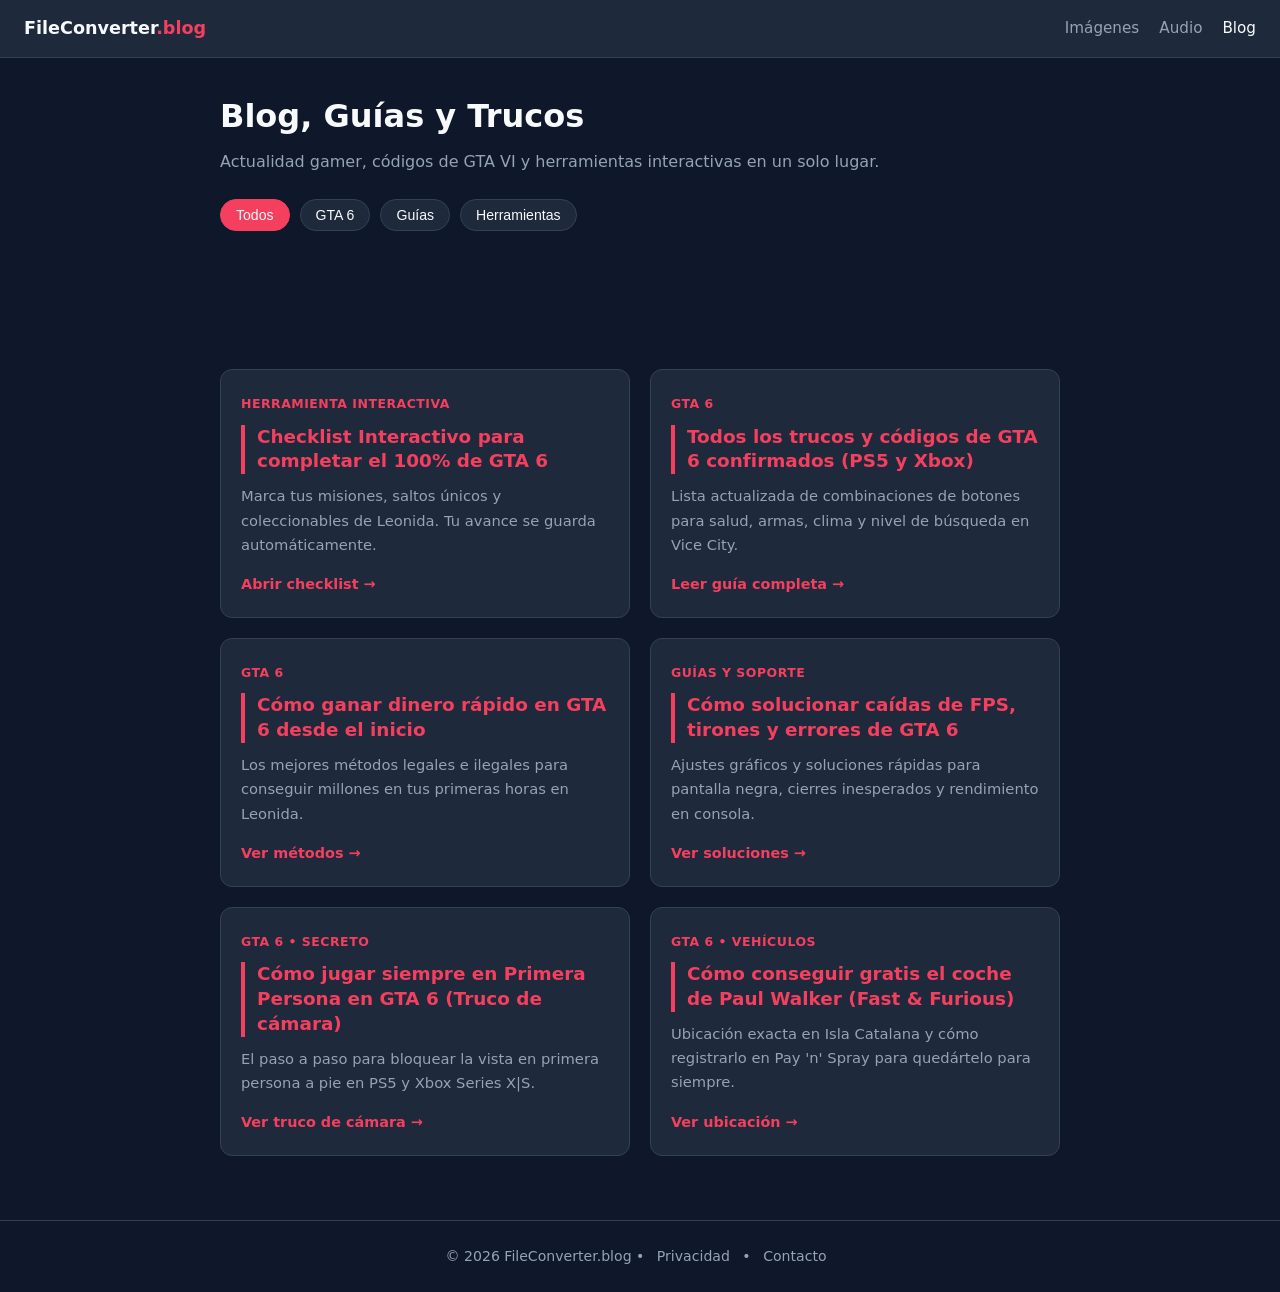
<file: blog/index.html>
<!DOCTYPE html>
<html lang="es">
<head>
  <meta charset="UTF-8">
  <meta name="viewport" content="width=device-width, initial-scale=1.0">
  <title>Blog, Trucos y Herramientas GTA 6 | FileConverter.blog</title>
  <meta name="description" content="Guías, trucos verificados de GTA 6, métodos para ganar dinero rápido, soluciones de rendimiento y checklist interactivo en FileConverter.blog.">
  <link rel="stylesheet" href="/blog/styles/blog.css">
</head>
<body>
  <header class="navbar">
    <a href="/" class="brand">FileConverter<span>.blog</span></a>
    <nav class="nav-links">
      <a href="/">Imágenes</a>
      <a href="/audio.html">Audio</a>
      <a href="/blog/" class="active">Blog</a>
    </nav>
  </header>

  <main class="container">
    <div class="blog-header">
      <h1>Blog, Guías y Trucos</h1>
      <p>Actualidad gamer, códigos de GTA VI y herramientas interactivas en un solo lugar.</p>
    </div>

    <div class="filters">
      <button class="filter-btn active" data-category="all">Todos</button>
      <button class="filter-btn" data-category="gta6">GTA 6</button>
      <button class="filter-btn" data-category="guias">Guías</button>
      <button class="filter-btn" data-category="herramientas">Herramientas</button>
    </div>

    <div class="ad-slot" data-slot="top"></div>

    <section class="posts-grid">
      <article class="post-card" data-category="herramientas">
        <div>
          <span class="post-tag">Herramienta Interactiva</span>
          <h2>Checklist Interactivo para completar el 100% de GTA 6</h2>
          <p>Marca tus misiones, saltos únicos y coleccionables de Leonida. Tu avance se guarda automáticamente.</p>
        </div>
        <a href="/blog/checklist-100-gta-6.html" class="read-more">Abrir checklist →</a>
      </article>

      <article class="post-card" data-category="gta6">
        <div>
          <span class="post-tag">GTA 6</span>
          <h2>Todos los trucos y códigos de GTA 6 confirmados (PS5 y Xbox)</h2>
          <p>Lista actualizada de combinaciones de botones para salud, armas, clima y nivel de búsqueda en Vice City.</p>
        </div>
        <a href="/blog/trucos-gta-6.html" class="read-more">Leer guía completa →</a>
      </article>

      <article class="post-card" data-category="gta6">
        <div>
          <span class="post-tag">GTA 6</span>
          <h2>Cómo ganar dinero rápido en GTA 6 desde el inicio</h2>
          <p>Los mejores métodos legales e ilegales para conseguir millones en tus primeras horas en Leonida.</p>
        </div>
        <a href="/blog/ganar-dinero-rapido-gta-6.html" class="read-more">Ver métodos →</a>
      </article>

      <article class="post-card" data-category="guias">
        <div>
          <span class="post-tag">Guías y Soporte</span>
          <h2>Cómo solucionar caídas de FPS, tirones y errores de GTA 6</h2>
          <p>Ajustes gráficos y soluciones rápidas para pantalla negra, cierres inesperados y rendimiento en consola.</p>
        </div>
        <a href="/blog/solucion-bugs-rendimiento-gta-6.html" class="read-more">Ver soluciones →</a>
      </article>

      <article class="post-card" data-category="gta6">
        <div>
          <span class="post-tag">GTA 6 • Secreto</span>
          <h2>Cómo jugar siempre en Primera Persona en GTA 6 (Truco de cámara)</h2>
          <p>El paso a paso para bloquear la vista en primera persona a pie en PS5 y Xbox Series X|S.</p>
        </div>
        <a href="/blog/primera-persona-gta-6.html" class="read-more">Ver truco de cámara →</a>
      </article>

      <article class="post-card" data-category="gta6">
        <div>
          <span class="post-tag">GTA 6 • Vehículos</span>
          <h2>Cómo conseguir gratis el coche de Paul Walker (Fast &amp; Furious)</h2>
          <p>Ubicación exacta en Isla Catalana y cómo registrarlo en Pay 'n' Spray para quedártelo para siempre.</p>
        </div>
        <a href="/blog/coche-paul-walker-gta-6.html" class="read-more">Ver ubicación →</a>
      </article>
    </section>
  </main>

  <footer>
    <p>© 2026 FileConverter.blog • <a href="/privacidad.html">Privacidad</a> • <a href="/contacto.html">Contacto</a></p>
  </footer>

  <script src="/blog/js/blog.js"></script>
</body>
</html>
</file>
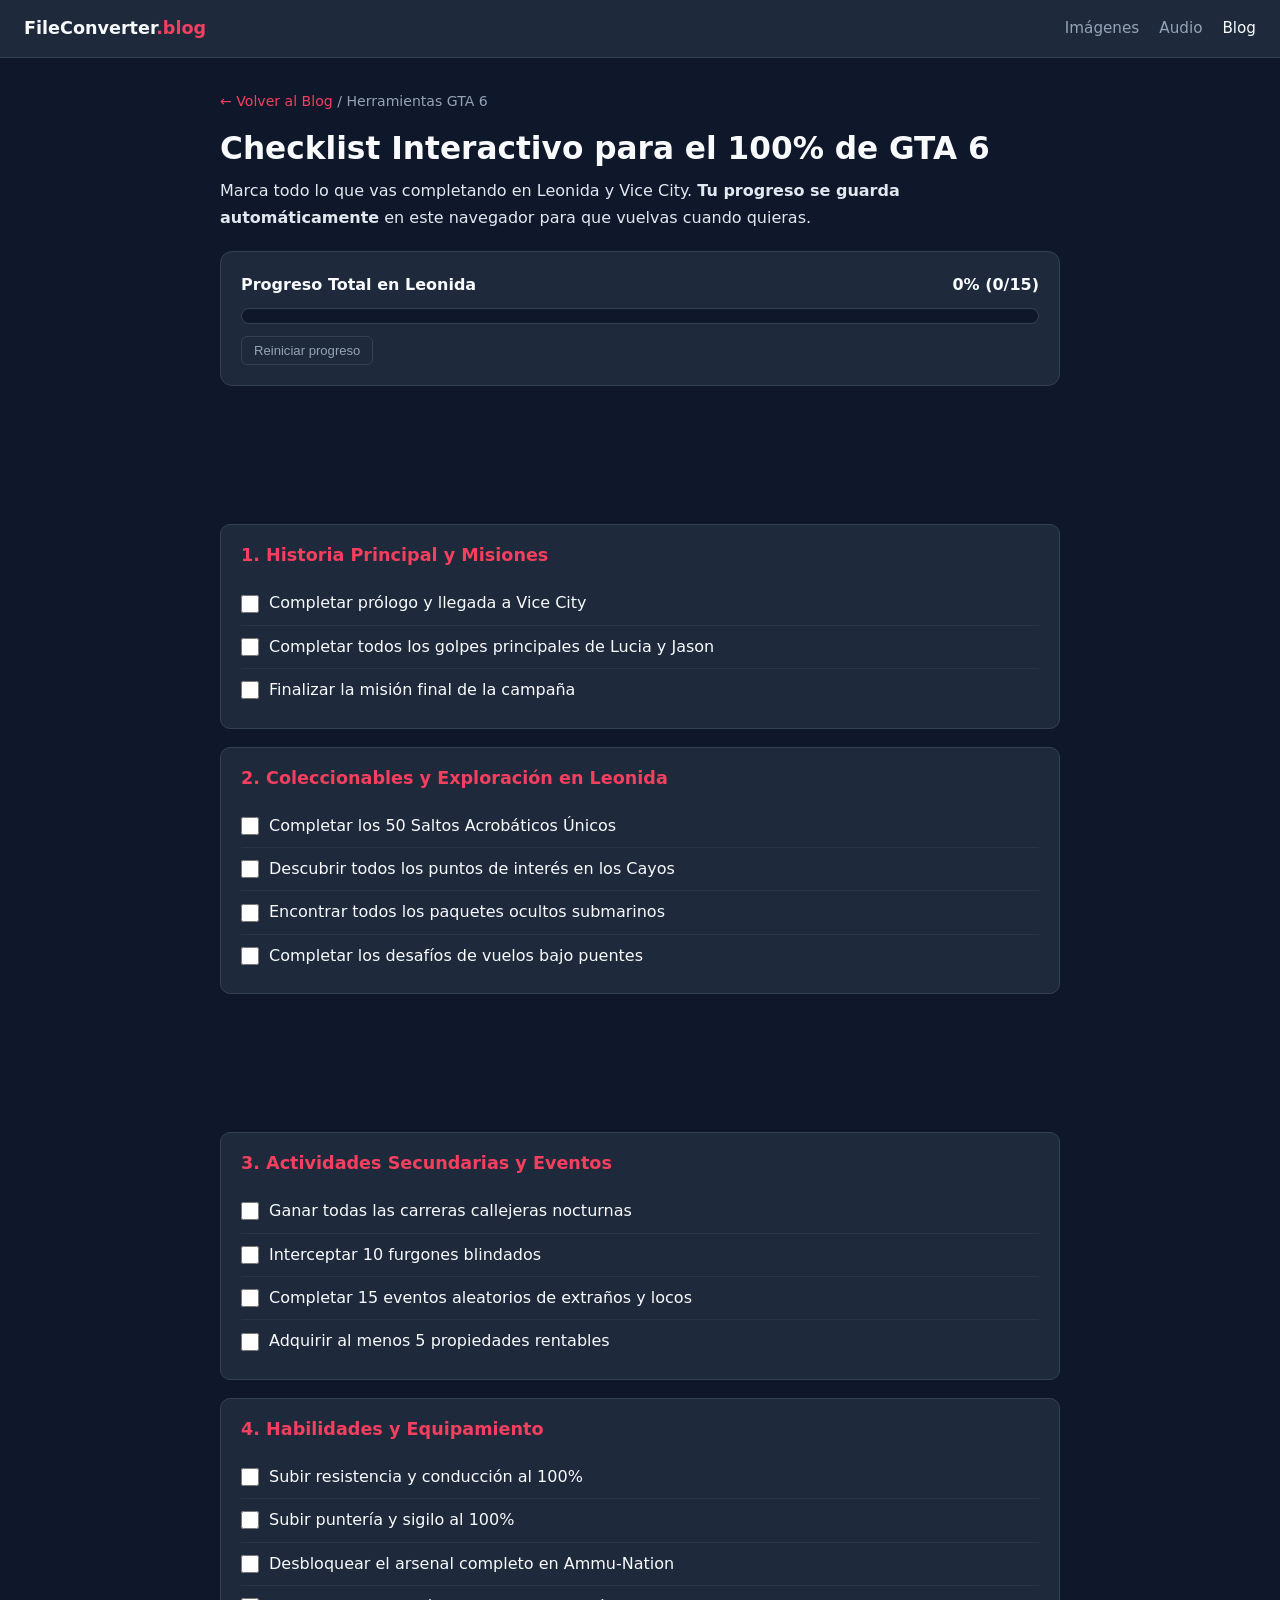
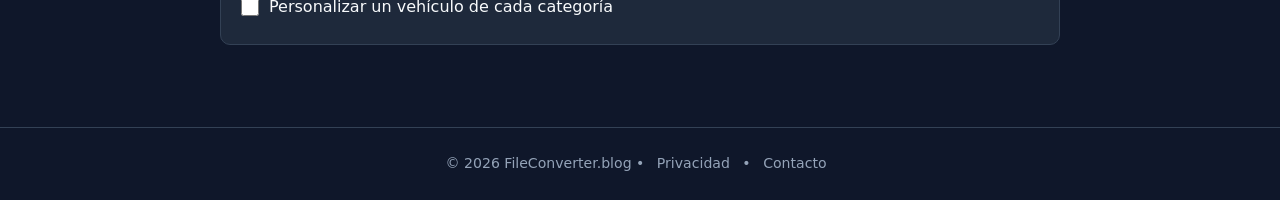
<file: blog/checklist-100-gta-6.html>
<!DOCTYPE html>
<html lang="es">
<head>
  <meta charset="UTF-8">
  <meta name="viewport" content="width=device-width, initial-scale=1.0">
  <title>Checklist Interactivo Progreso 100% GTA 6 (Guarda tu avance) | FileConverter.blog</title>
  <meta name="description" content="Rastreador gratuito e interactivo para completar el 100% de Grand Theft Auto VI: misiones principales, coleccionables de Leonida, saltos únicos y eventos.">
  <link rel="stylesheet" href="/blog/styles/blog.css">
  <style>
    .progress-box {
      background: var(--surface);
      border: 1px solid var(--border);
      border-radius: 12px;
      padding: 20px;
      margin: 20px 0;
    }
    .progress-header {
      display: flex;
      justify-content: space-between;
      align-items: center;
      margin-bottom: 10px;
      font-weight: 700;
    }
    .progress-bar-bg {
      width: 100%;
      height: 16px;
      background: #0f172a;
      border-radius: 999px;
      overflow: hidden;
      border: 1px solid var(--border);
    }
    .progress-bar-fill {
      height: 100%;
      width: 0%;
      background: linear-gradient(90deg, #f43f5e, #fb7185);
      transition: width 0.25s ease;
    }
    .check-group {
      background: var(--surface);
      border: 1px solid var(--border);
      border-radius: 10px;
      padding: 16px 20px;
      margin-bottom: 18px;
    }
    .check-group h3 {
      color: var(--accent);
      margin-bottom: 12px;
      font-size: 1.1rem;
    }
    .check-item {
      display: flex;
      align-items: center;
      gap: 10px;
      padding: 8px 0;
      border-bottom: 1px solid rgba(51, 65, 85, 0.5);
      cursor: pointer;
    }
    .check-item:last-child { border-bottom: none; }
    .check-item input[type="checkbox"] {
      width: 18px;
      height: 18px;
      accent-color: var(--accent);
      cursor: pointer;
    }
    .check-item.done span {
      text-decoration: line-through;
      color: var(--muted);
    }
    .reset-btn {
      background: transparent;
      border: 1px solid var(--border);
      color: var(--muted);
      padding: 6px 12px;
      border-radius: 6px;
      cursor: pointer;
      font-size: 0.82rem;
      margin-top: 12px;
    }
    .reset-btn:hover { border-color: var(--accent); color: var(--text); }
  </style>
</head>
<body>
  <header class="navbar">
    <a href="/" class="brand">FileConverter<span>.blog</span></a>
    <nav class="nav-links">
      <a href="/">Imágenes</a>
      <a href="/audio.html">Audio</a>
      <a href="/blog/" class="active">Blog</a>
    </nav>
  </header>

  <main class="container">
    <div class="breadcrumb">
      <a href="/blog/">← Volver al Blog</a> / Herramientas GTA 6
    </div>

    <article>
      <h1>Checklist Interactivo para el 100% de GTA 6</h1>
      <p>Marca todo lo que vas completando en Leonida y Vice City. <strong>Tu progreso se guarda automáticamente</strong> en este navegador para que vuelvas cuando quieras.</p>

      <div class="progress-box">
        <div class="progress-header">
          <span>Progreso Total en Leonida</span>
          <span id="progress-text">0% (0/15)</span>
        </div>
        <div class="progress-bar-bg">
          <div class="progress-bar-fill" id="progress-fill"></div>
        </div>
        <button class="reset-btn" id="reset-progress">Reiniciar progreso</button>
      </div>

      <div class="ad-slot" data-slot="top"></div>

      <div class="check-group">
        <h3>1. Historia Principal y Misiones</h3>
        <label class="check-item"><input type="checkbox" data-id="m1"><span>Completar prólogo y llegada a Vice City</span></label>
        <label class="check-item"><input type="checkbox" data-id="m2"><span>Completar todos los golpes principales de Lucia y Jason</span></label>
        <label class="check-item"><input type="checkbox" data-id="m3"><span>Finalizar la misión final de la campaña</span></label>
      </div>

      <div class="check-group">
        <h3>2. Coleccionables y Exploración en Leonida</h3>
        <label class="check-item"><input type="checkbox" data-id="c1"><span>Completar los 50 Saltos Acrobáticos Únicos</span></label>
        <label class="check-item"><input type="checkbox" data-id="c2"><span>Descubrir todos los puntos de interés en los Cayos</span></label>
        <label class="check-item"><input type="checkbox" data-id="c3"><span>Encontrar todos los paquetes ocultos submarinos</span></label>
        <label class="check-item"><input type="checkbox" data-id="c4"><span>Completar los desafíos de vuelos bajo puentes</span></label>
      </div>

      <div class="ad-slot" data-slot="middle"></div>

      <div class="check-group">
        <h3>3. Actividades Secundarias y Eventos</h3>
        <label class="check-item"><input type="checkbox" data-id="a1"><span>Ganar todas las carreras callejeras nocturnas</span></label>
        <label class="check-item"><input type="checkbox" data-id="a2"><span>Interceptar 10 furgones blindados</span></label>
        <label class="check-item"><input type="checkbox" data-id="a3"><span>Completar 15 eventos aleatorios de extraños y locos</span></label>
        <label class="check-item"><input type="checkbox" data-id="a4"><span>Adquirir al menos 5 propiedades rentables</span></label>
      </div>

      <div class="check-group">
        <h3>4. Habilidades y Equipamiento</h3>
        <label class="check-item"><input type="checkbox" data-id="h1"><span>Subir resistencia y conducción al 100%</span></label>
        <label class="check-item"><input type="checkbox" data-id="h2"><span>Subir puntería y sigilo al 100%</span></label>
        <label class="check-item"><input type="checkbox" data-id="h3"><span>Desbloquear el arsenal completo en Ammu-Nation</span></label>
        <label class="check-item"><input type="checkbox" data-id="h4"><span>Personalizar un vehículo de cada categoría</span></label>
      </div>
    </article>
  </main>

  <footer>
    <p>© 2026 FileConverter.blog • <a href="/privacidad.html">Privacidad</a> • <a href="/contacto.html">Contacto</a></p>
  </footer>

  <script src="/blog/js/blog.js"></script>
  <script>
    document.addEventListener("DOMContentLoaded", () => {
      const checkboxes = document.querySelectorAll('.check-item input[type="checkbox"]');
      const progressText = document.getElementById("progress-text");
      const progressFill = document.getElementById("progress-fill");
      const resetBtn = document.getElementById("reset-progress");
      const STORAGE_KEY = "gta6_checklist_v1";

      let saved = JSON.parse(localStorage.getItem(STORAGE_KEY) || "{}");

      function updateUI() {
        let checkedCount = 0;
        checkboxes.forEach(cb => {
          const isChecked = !!saved[cb.dataset.id];
          cb.checked = isChecked;
          cb.closest(".check-item").classList.toggle("done", isChecked);
          if (isChecked) checkedCount++;
        });
        const pct = Math.round((checkedCount / checkboxes.length) * 100);
        progressText.textContent = `${pct}% (${checkedCount}/${checkboxes.length})`;
        progressFill.style.width = `${pct}%`;
      }

      checkboxes.forEach(cb => {
        cb.addEventListener("change", () => {
          saved[cb.dataset.id] = cb.checked;
          localStorage.setItem(STORAGE_KEY, JSON.stringify(saved));
          updateUI();
        });
      });

      resetBtn.addEventListener("click", () => {
        saved = {};
        localStorage.removeItem(STORAGE_KEY);
        updateUI();
      });

      updateUI();
    });
  </script>
</body>
</html>
</file>
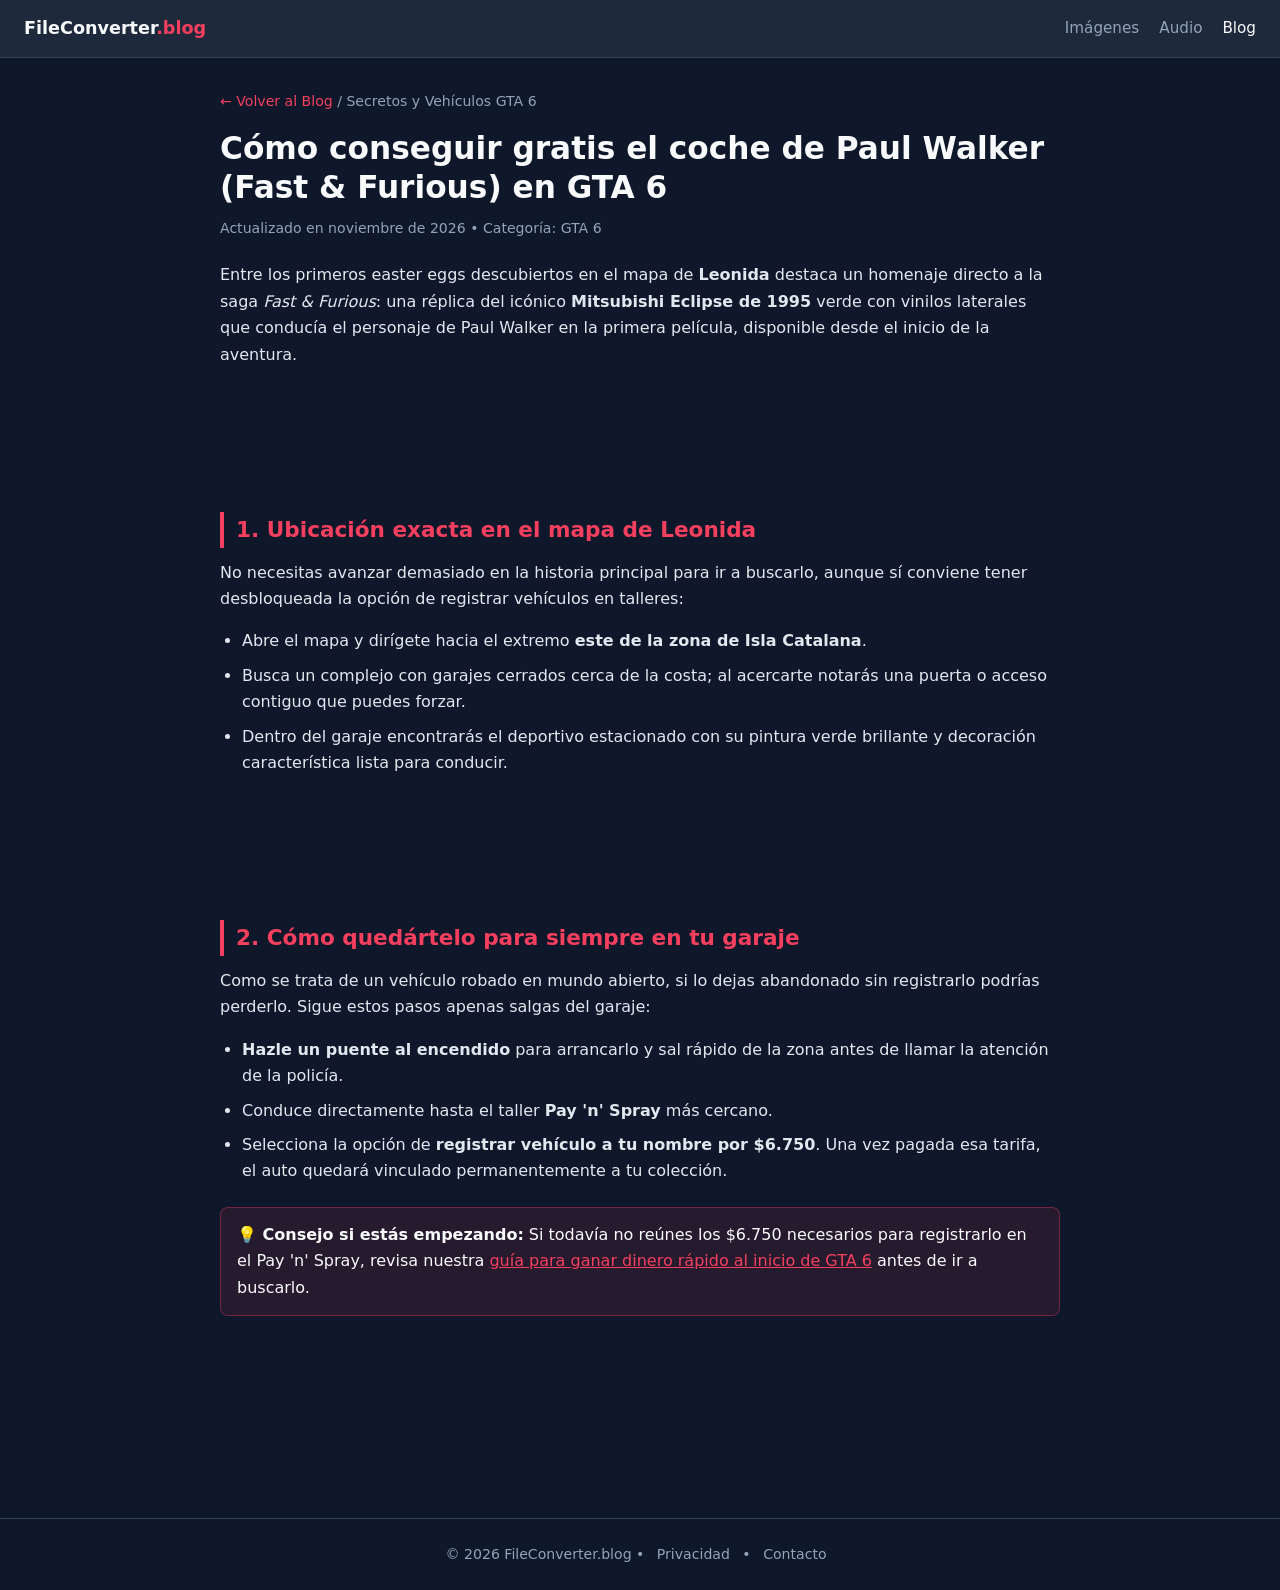
<file: blog/coche-paul-walker-gta-6.html>
<!DOCTYPE html>
<html lang="es">
<head>
  <meta charset="UTF-8">
  <meta name="viewport" content="width=device-width, initial-scale=1.0">
  <title>Dónde encontrar el coche de Paul Walker en GTA 6 (Mitsubishi Eclipse gratis) | FileConverter.blog</title>
  <meta name="description" content="Ubicación exacta y guía paso a paso para conseguir gratis la réplica del Mitsubishi Eclipse de Paul Walker en Fast & Furious dentro de Grand Theft Auto VI.">
  <link rel="stylesheet" href="/blog/styles/blog.css">
</head>
<body>
  <header class="navbar">
    <a href="/" class="brand">FileConverter<span>.blog</span></a>
    <nav class="nav-links">
      <a href="/">Imágenes</a>
      <a href="/audio.html">Audio</a>
      <a href="/blog/" class="active">Blog</a>
    </nav>
  </header>

  <main class="container">
    <div class="breadcrumb">
      <a href="/blog/">← Volver al Blog</a> / Secretos y Vehículos GTA 6
    </div>

    <article>
      <h1>Cómo conseguir gratis el coche de Paul Walker (Fast &amp; Furious) en GTA 6</h1>
      <div class="meta">Actualizado en noviembre de 2026 • Categoría: GTA 6</div>

      <p>Entre los primeros easter eggs descubiertos en el mapa de <strong>Leonida</strong> destaca un homenaje directo a la saga <em>Fast &amp; Furious</em>: una réplica del icónico <strong>Mitsubishi Eclipse de 1995</strong> verde con vinilos laterales que conducía el personaje de Paul Walker en la primera película, disponible desde el inicio de la aventura.</p>

      <div class="ad-slot" data-slot="top"></div>

      <h2>1. Ubicación exacta en el mapa de Leonida</h2>
      <p>No necesitas avanzar demasiado en la historia principal para ir a buscarlo, aunque sí conviene tener desbloqueada la opción de registrar vehículos en talleres:</p>
      <ul>
        <li>Abre el mapa y dirígete hacia el extremo <strong>este de la zona de Isla Catalana</strong>.</li>
        <li>Busca un complejo con garajes cerrados cerca de la costa; al acercarte notarás una puerta o acceso contiguo que puedes forzar.</li>
        <li>Dentro del garaje encontrarás el deportivo estacionado con su pintura verde brillante y decoración característica lista para conducir.</li>
      </ul>

      <div class="ad-slot" data-slot="middle"></div>

      <h2>2. Cómo quedártelo para siempre en tu garaje</h2>
      <p>Como se trata de un vehículo robado en mundo abierto, si lo dejas abandonado sin registrarlo podrías perderlo. Sigue estos pasos apenas salgas del garaje:</p>
      <ul>
        <li><strong>Hazle un puente al encendido</strong> para arrancarlo y sal rápido de la zona antes de llamar la atención de la policía.</li>
        <li>Conduce directamente hasta el taller <strong>Pay 'n' Spray</strong> más cercano.</li>
        <li>Selecciona la opción de <strong>registrar vehículo a tu nombre por $6.750</strong>. Una vez pagada esa tarifa, el auto quedará vinculado permanentemente a tu colección.</li>
      </ul>

      <div class="tip-box">
        <strong>💡 Consejo si estás empezando:</strong> Si todavía no reúnes los $6.750 necesarios para registrarlo en el Pay 'n' Spray, revisa nuestra <a href="/blog/ganar-dinero-rapido-gta-6.html" style="color: var(--accent);">guía para ganar dinero rápido al inicio de GTA 6</a> antes de ir a buscarlo.
      </div>

      <div class="ad-slot" data-slot="bottom"></div>
    </article>
  </main>

  <footer>
    <p>© 2026 FileConverter.blog • <a href="/privacidad.html">Privacidad</a> • <a href="/contacto.html">Contacto</a></p>
  </footer>

  <script src="/blog/js/blog.js"></script>
</body>
</html>
</file>
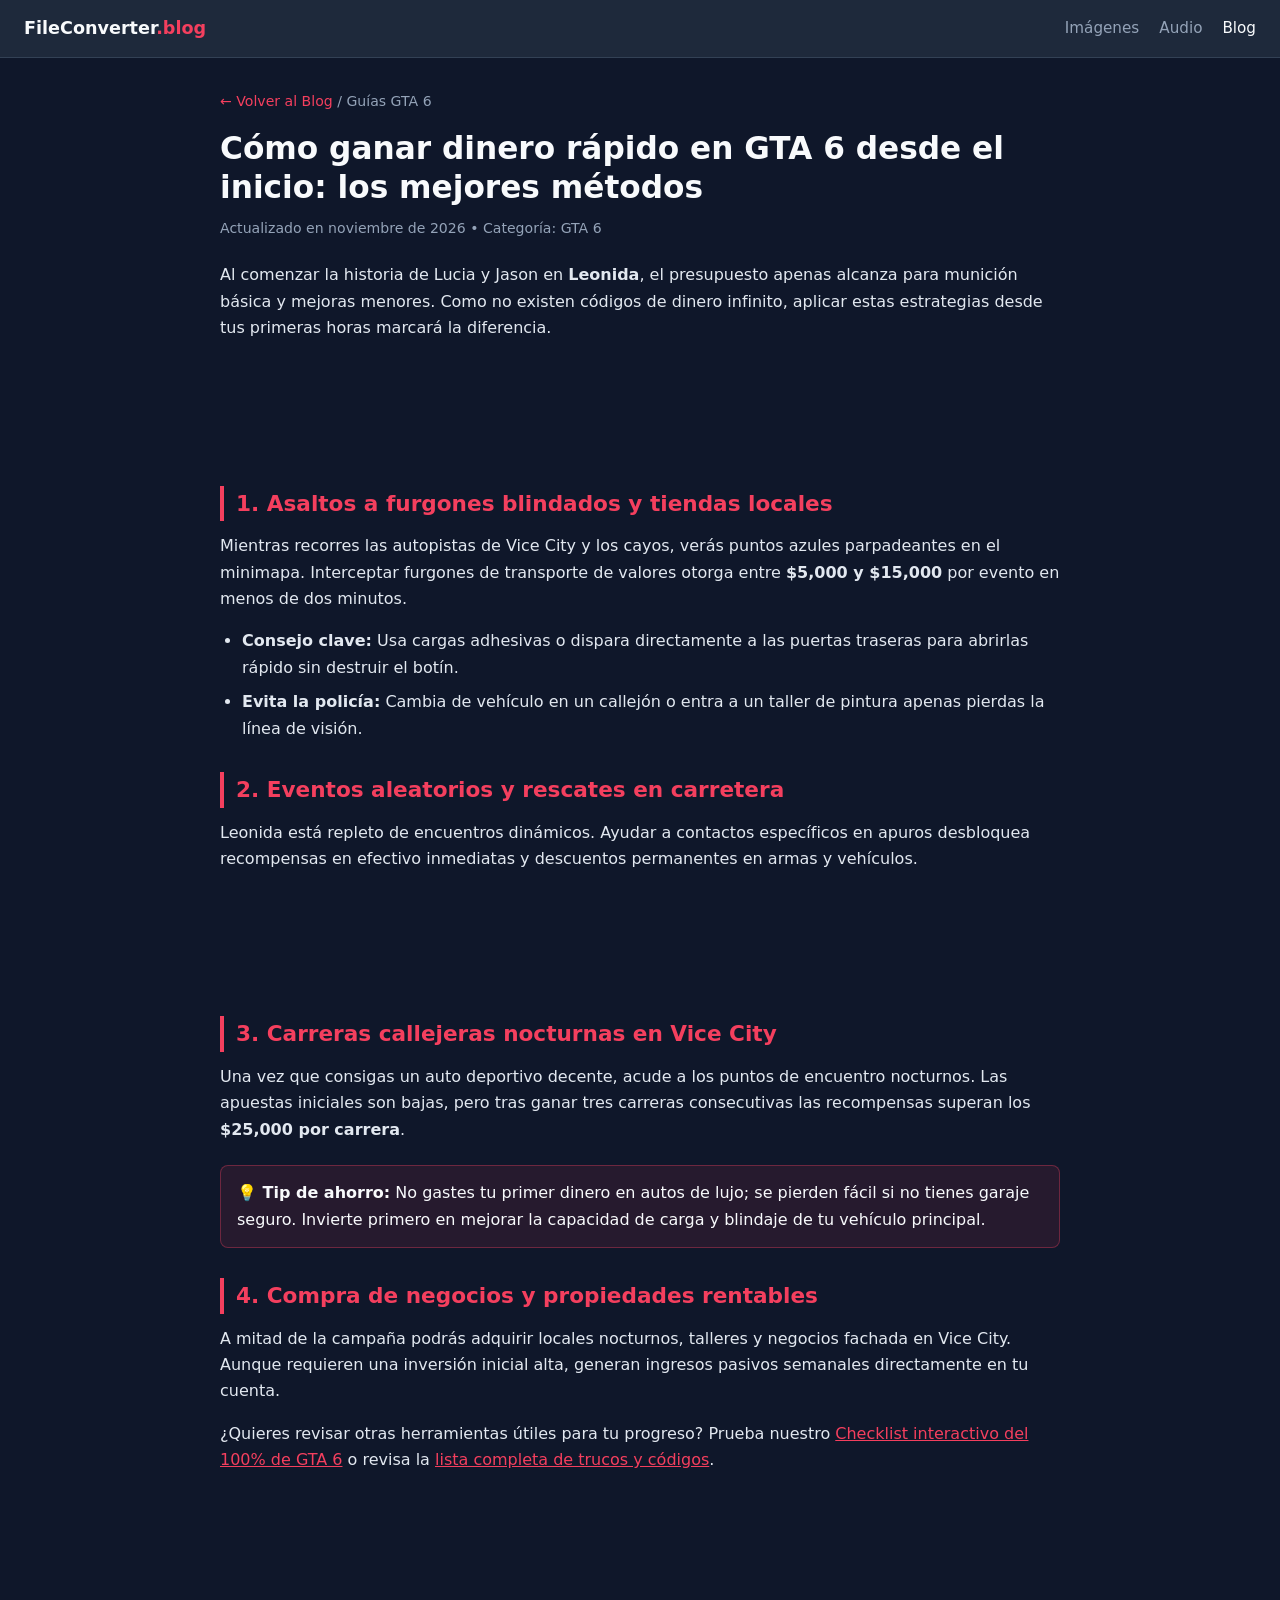
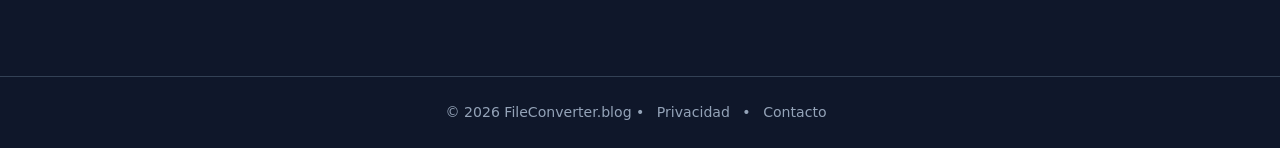
<file: blog/ganar-dinero-rapido-gta-6.html>
<!DOCTYPE html>
<html lang="es">
<head>
  <meta charset="UTF-8">
  <meta name="viewport" content="width=device-width, initial-scale=1.0">
  <title>Cómo ganar dinero rápido en GTA 6 desde el inicio (Guía sin trucos) | FileConverter.blog</title>
  <meta name="description" content="Descubre los mejores métodos legales e ilegales para conseguir millones rápido en las primeras horas de Grand Theft Auto VI en Vice City y Leonida.">
  <link rel="stylesheet" href="/blog/styles/blog.css">
</head>
<body>
  <header class="navbar">
    <a href="/" class="brand">FileConverter<span>.blog</span></a>
    <nav class="nav-links">
      <a href="/">Imágenes</a>
      <a href="/audio.html">Audio</a>
      <a href="/blog/" class="active">Blog</a>
    </nav>
  </header>

  <main class="container">
    <div class="breadcrumb">
      <a href="/blog/">← Volver al Blog</a> / Guías GTA 6
    </div>

    <article>
      <h1>Cómo ganar dinero rápido en GTA 6 desde el inicio: los mejores métodos</h1>
      <div class="meta">Actualizado en noviembre de 2026 • Categoría: GTA 6</div>

      <p>Al comenzar la historia de Lucia y Jason en <strong>Leonida</strong>, el presupuesto apenas alcanza para munición básica y mejoras menores. Como no existen códigos de dinero infinito, aplicar estas estrategias desde tus primeras horas marcará la diferencia.</p>

      <div class="ad-slot" data-slot="top"></div>

      <h2>1. Asaltos a furgones blindados y tiendas locales</h2>
      <p>Mientras recorres las autopistas de Vice City y los cayos, verás puntos azules parpadeantes en el minimapa. Interceptar furgones de transporte de valores otorga entre <strong>$5,000 y $15,000</strong> por evento en menos de dos minutos.</p>
      <ul>
        <li><strong>Consejo clave:</strong> Usa cargas adhesivas o dispara directamente a las puertas traseras para abrirlas rápido sin destruir el botín.</li>
        <li><strong>Evita la policía:</strong> Cambia de vehículo en un callejón o entra a un taller de pintura apenas pierdas la línea de visión.</li>
      </ul>

      <h2>2. Eventos aleatorios y rescates en carretera</h2>
      <p>Leonida está repleto de encuentros dinámicos. Ayudar a contactos específicos en apuros desbloquea recompensas en efectivo inmediatas y descuentos permanentes en armas y vehículos.</p>

      <div class="ad-slot" data-slot="middle"></div>

      <h2>3. Carreras callejeras nocturnas en Vice City</h2>
      <p>Una vez que consigas un auto deportivo decente, acude a los puntos de encuentro nocturnos. Las apuestas iniciales son bajas, pero tras ganar tres carreras consecutivas las recompensas superan los <strong>$25,000 por carrera</strong>.</p>

      <div class="tip-box">
        <strong>💡 Tip de ahorro:</strong> No gastes tu primer dinero en autos de lujo; se pierden fácil si no tienes garaje seguro. Invierte primero en mejorar la capacidad de carga y blindaje de tu vehículo principal.
      </div>

      <h2>4. Compra de negocios y propiedades rentables</h2>
      <p>A mitad de la campaña podrás adquirir locales nocturnos, talleres y negocios fachada en Vice City. Aunque requieren una inversión inicial alta, generan ingresos pasivos semanales directamente en tu cuenta.</p>

      <p>¿Quieres revisar otras herramientas útiles para tu progreso? Prueba nuestro <a href="/blog/checklist-100-gta-6.html" style="color: var(--accent);">Checklist interactivo del 100% de GTA 6</a> o revisa la <a href="/blog/trucos-gta-6.html" style="color: var(--accent);">lista completa de trucos y códigos</a>.</p>

      <div class="ad-slot" data-slot="bottom"></div>
    </article>
  </main>

  <footer>
    <p>© 2026 FileConverter.blog • <a href="/privacidad.html">Privacidad</a> • <a href="/contacto.html">Contacto</a></p>
  </footer>

  <script src="/blog/js/blog.js"></script>
</body>
</html>
</file>
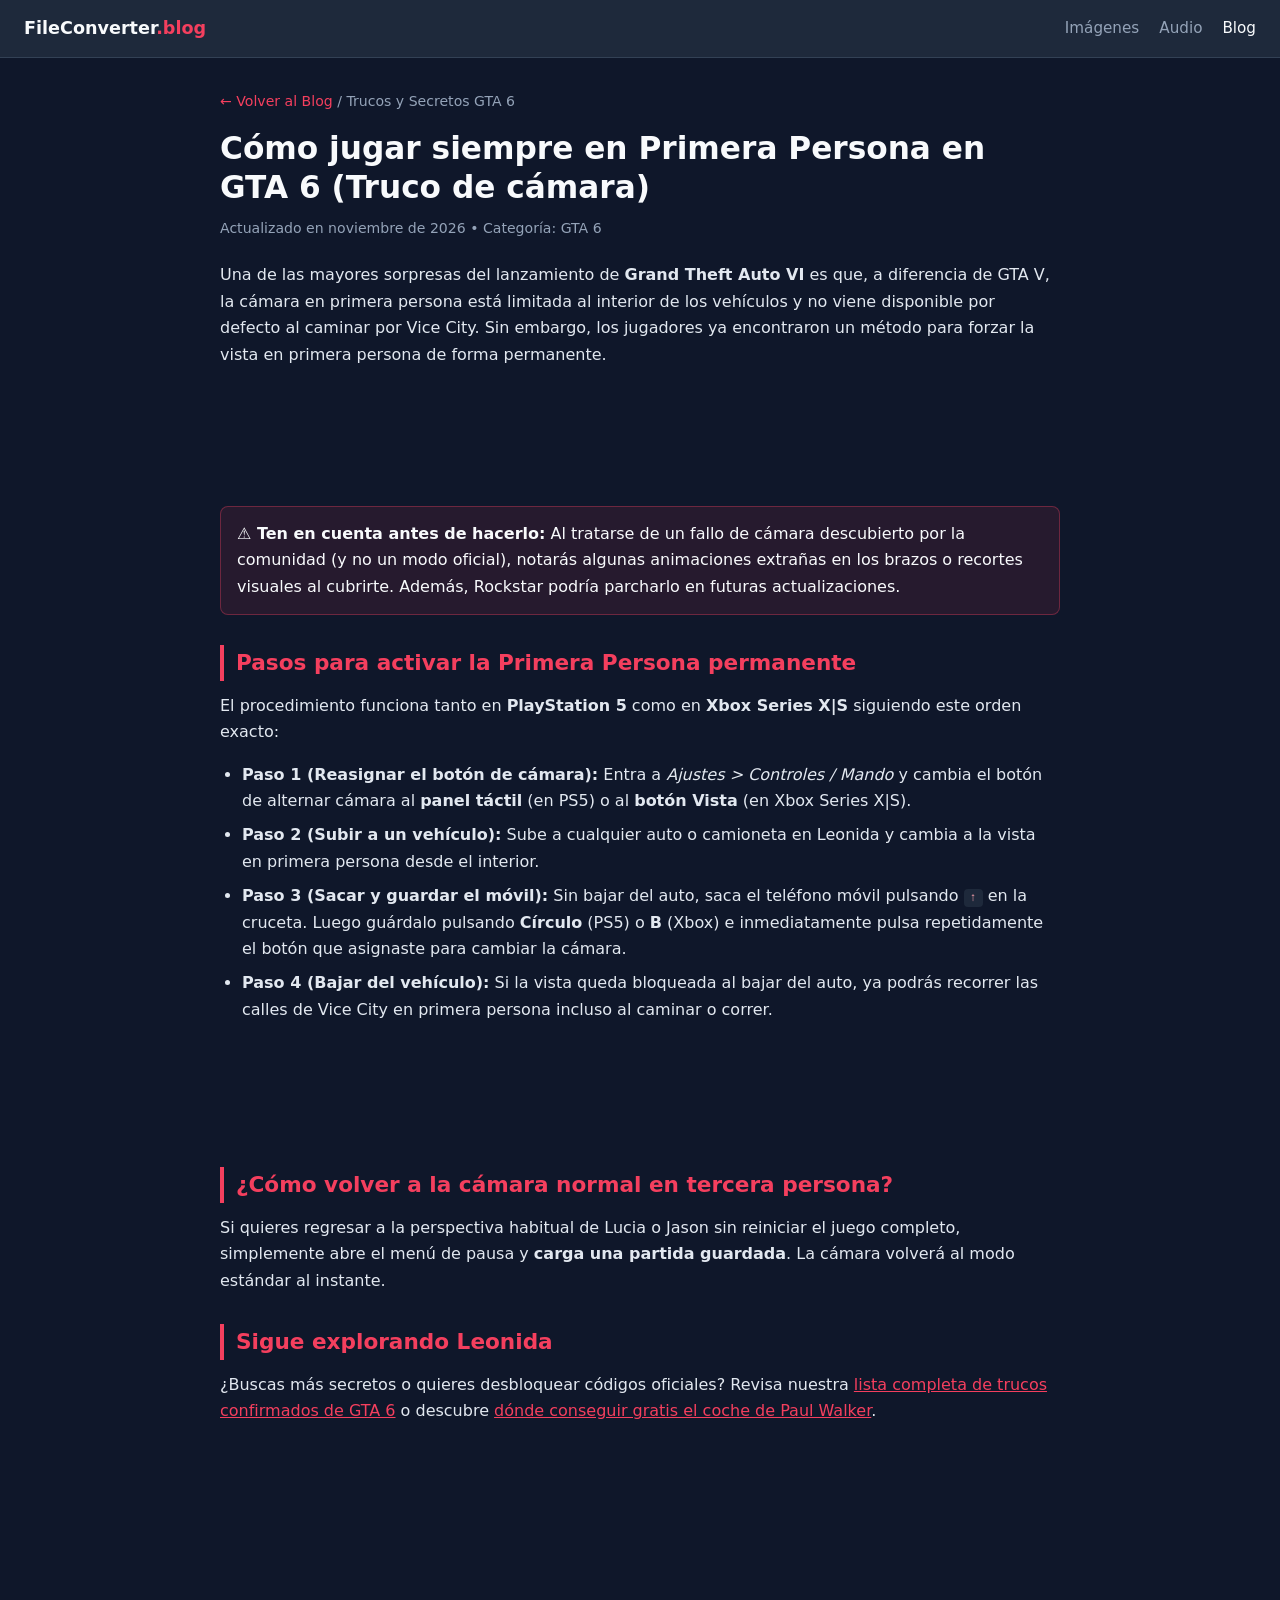
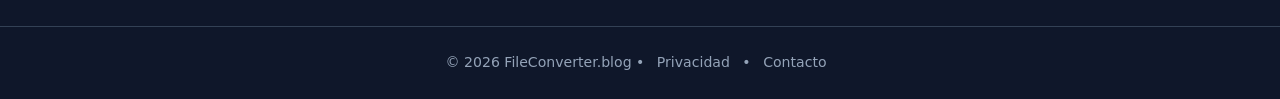
<file: blog/primera-persona-gta-6.html>
<!DOCTYPE html>
<html lang="es">
<head>
  <meta charset="UTF-8">
  <meta name="viewport" content="width=device-width, initial-scale=1.0">
  <title>Cómo jugar en Primera Persona en GTA 6 (Truco de cámara en PS5 y Xbox) | FileConverter.blog</title>
  <meta name="description" content="Descubre el truco descubierto por la comunidad para activar la vista en primera persona permanente a pie en Grand Theft Auto VI para PS5 y Xbox Series X|S.">
  <link rel="stylesheet" href="/blog/styles/blog.css">
</head>
<body>
  <header class="navbar">
    <a href="/" class="brand">FileConverter<span>.blog</span></a>
    <nav class="nav-links">
      <a href="/">Imágenes</a>
      <a href="/audio.html">Audio</a>
      <a href="/blog/" class="active">Blog</a>
    </nav>
  </header>

  <main class="container">
    <div class="breadcrumb">
      <a href="/blog/">← Volver al Blog</a> / Trucos y Secretos GTA 6
    </div>

    <article>
      <h1>Cómo jugar siempre en Primera Persona en GTA 6 (Truco de cámara)</h1>
      <div class="meta">Actualizado en noviembre de 2026 • Categoría: GTA 6</div>

      <p>Una de las mayores sorpresas del lanzamiento de <strong>Grand Theft Auto VI</strong> es que, a diferencia de GTA V, la cámara en primera persona está limitada al interior de los vehículos y no viene disponible por defecto al caminar por Vice City. Sin embargo, los jugadores ya encontraron un método para forzar la vista en primera persona de forma permanente.</p>

      <div class="ad-slot" data-slot="top"></div>

      <div class="tip-box">
        <strong>⚠️ Ten en cuenta antes de hacerlo:</strong> Al tratarse de un fallo de cámara descubierto por la comunidad (y no un modo oficial), notarás algunas animaciones extrañas en los brazos o recortes visuales al cubrirte. Además, Rockstar podría parcharlo en futuras actualizaciones.
      </div>

      <h2>Pasos para activar la Primera Persona permanente</h2>
      <p>El procedimiento funciona tanto en <strong>PlayStation 5</strong> como en <strong>Xbox Series X|S</strong> siguiendo este orden exacto:</p>
      <ul>
        <li><strong>Paso 1 (Reasignar el botón de cámara):</strong> Entra a <em>Ajustes > Controles / Mando</em> y cambia el botón de alternar cámara al <strong>panel táctil</strong> (en PS5) o al <strong>botón Vista</strong> (en Xbox Series X|S).</li>
        <li><strong>Paso 2 (Subir a un vehículo):</strong> Sube a cualquier auto o camioneta en Leonida y cambia a la vista en primera persona desde el interior.</li>
        <li><strong>Paso 3 (Sacar y guardar el móvil):</strong> Sin bajar del auto, saca el teléfono móvil pulsando <code>↑</code> en la cruceta. Luego guárdalo pulsando <strong>Círculo</strong> (PS5) o <strong>B</strong> (Xbox) e inmediatamente pulsa repetidamente el botón que asignaste para cambiar la cámara.</li>
        <li><strong>Paso 4 (Bajar del vehículo):</strong> Si la vista queda bloqueada al bajar del auto, ya podrás recorrer las calles de Vice City en primera persona incluso al caminar o correr.</li>
      </ul>

      <div class="ad-slot" data-slot="middle"></div>

      <h2>¿Cómo volver a la cámara normal en tercera persona?</h2>
      <p>Si quieres regresar a la perspectiva habitual de Lucia o Jason sin reiniciar el juego completo, simplemente abre el menú de pausa y <strong>carga una partida guardada</strong>. La cámara volverá al modo estándar al instante.</p>

      <h2>Sigue explorando Leonida</h2>
      <p>¿Buscas más secretos o quieres desbloquear códigos oficiales? Revisa nuestra <a href="/blog/trucos-gta-6.html" style="color: var(--accent);">lista completa de trucos confirmados de GTA 6</a> o descubre <a href="/blog/coche-paul-walker-gta-6.html" style="color: var(--accent);">dónde conseguir gratis el coche de Paul Walker</a>.</p>

      <div class="ad-slot" data-slot="bottom"></div>
    </article>
  </main>

  <footer>
    <p>© 2026 FileConverter.blog • <a href="/privacidad.html">Privacidad</a> • <a href="/contacto.html">Contacto</a></p>
  </footer>

  <script src="/blog/js/blog.js"></script>
</body>
</html>
</file>
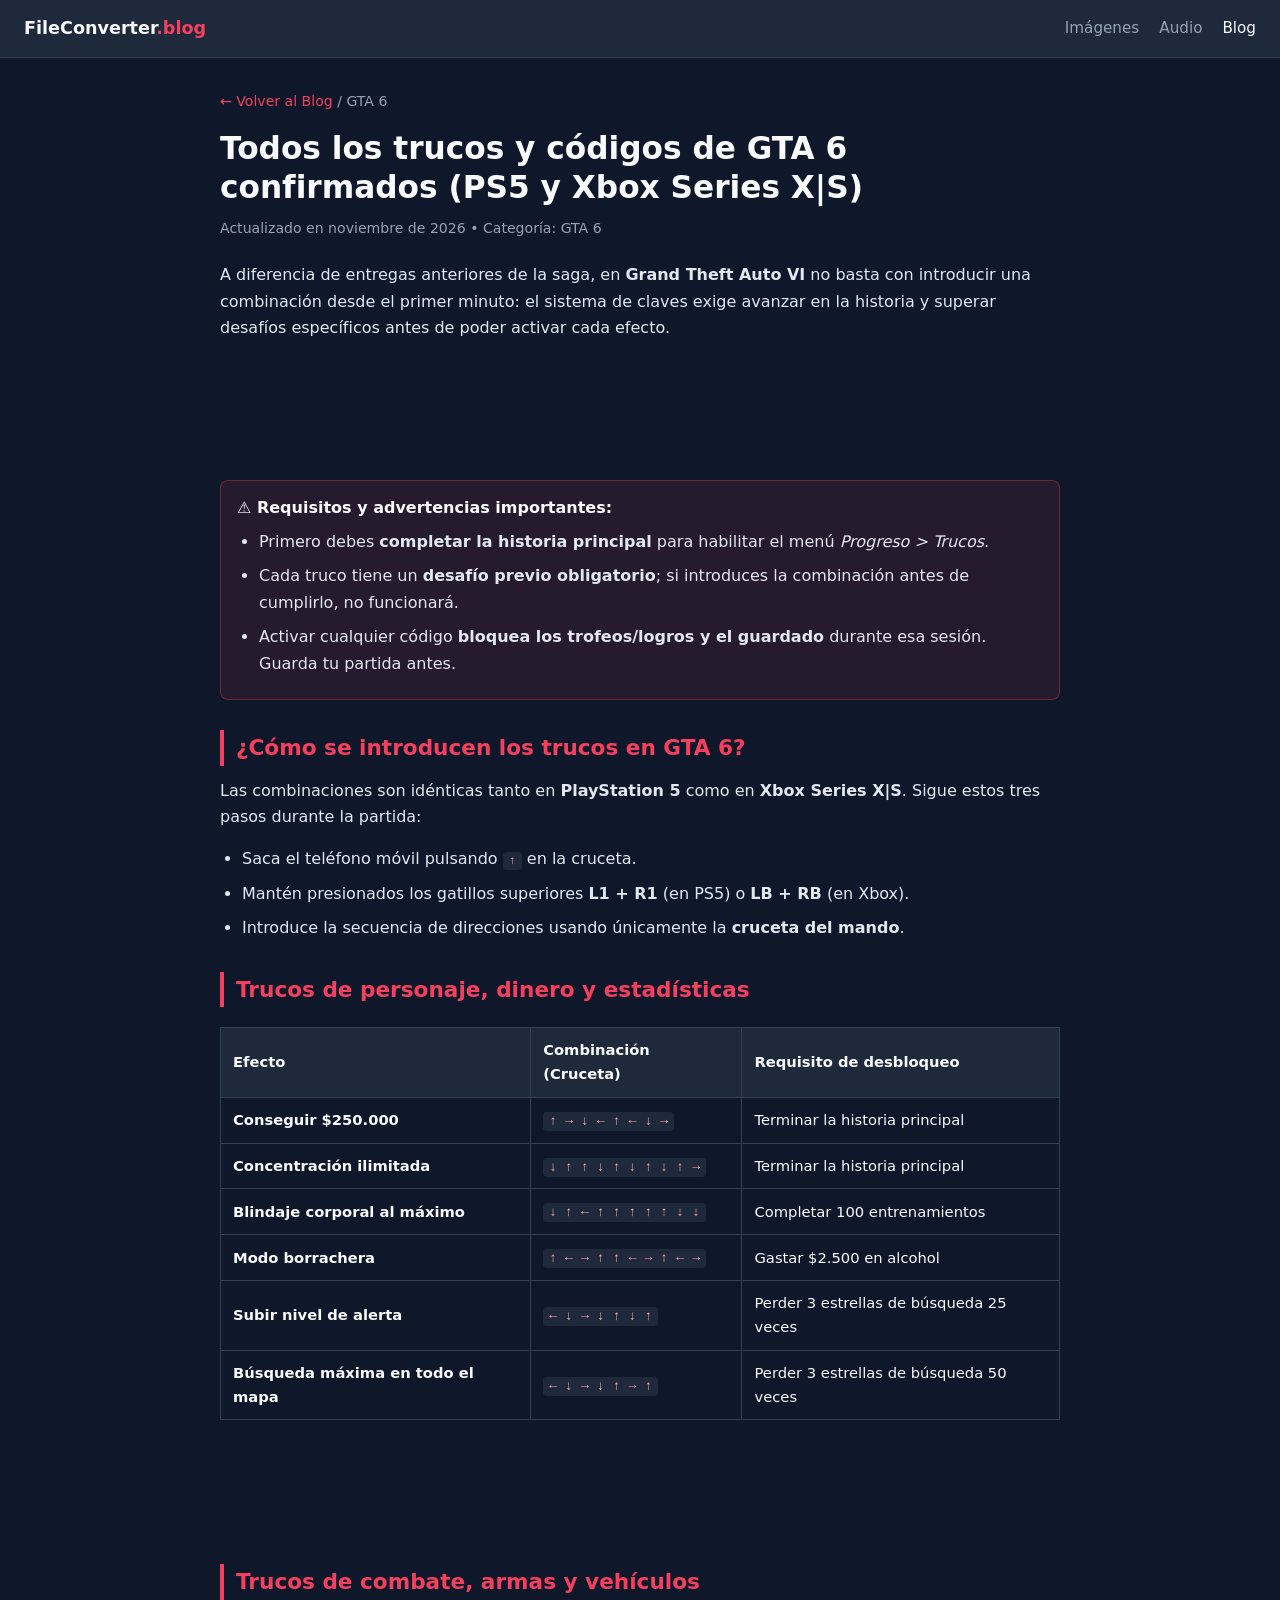
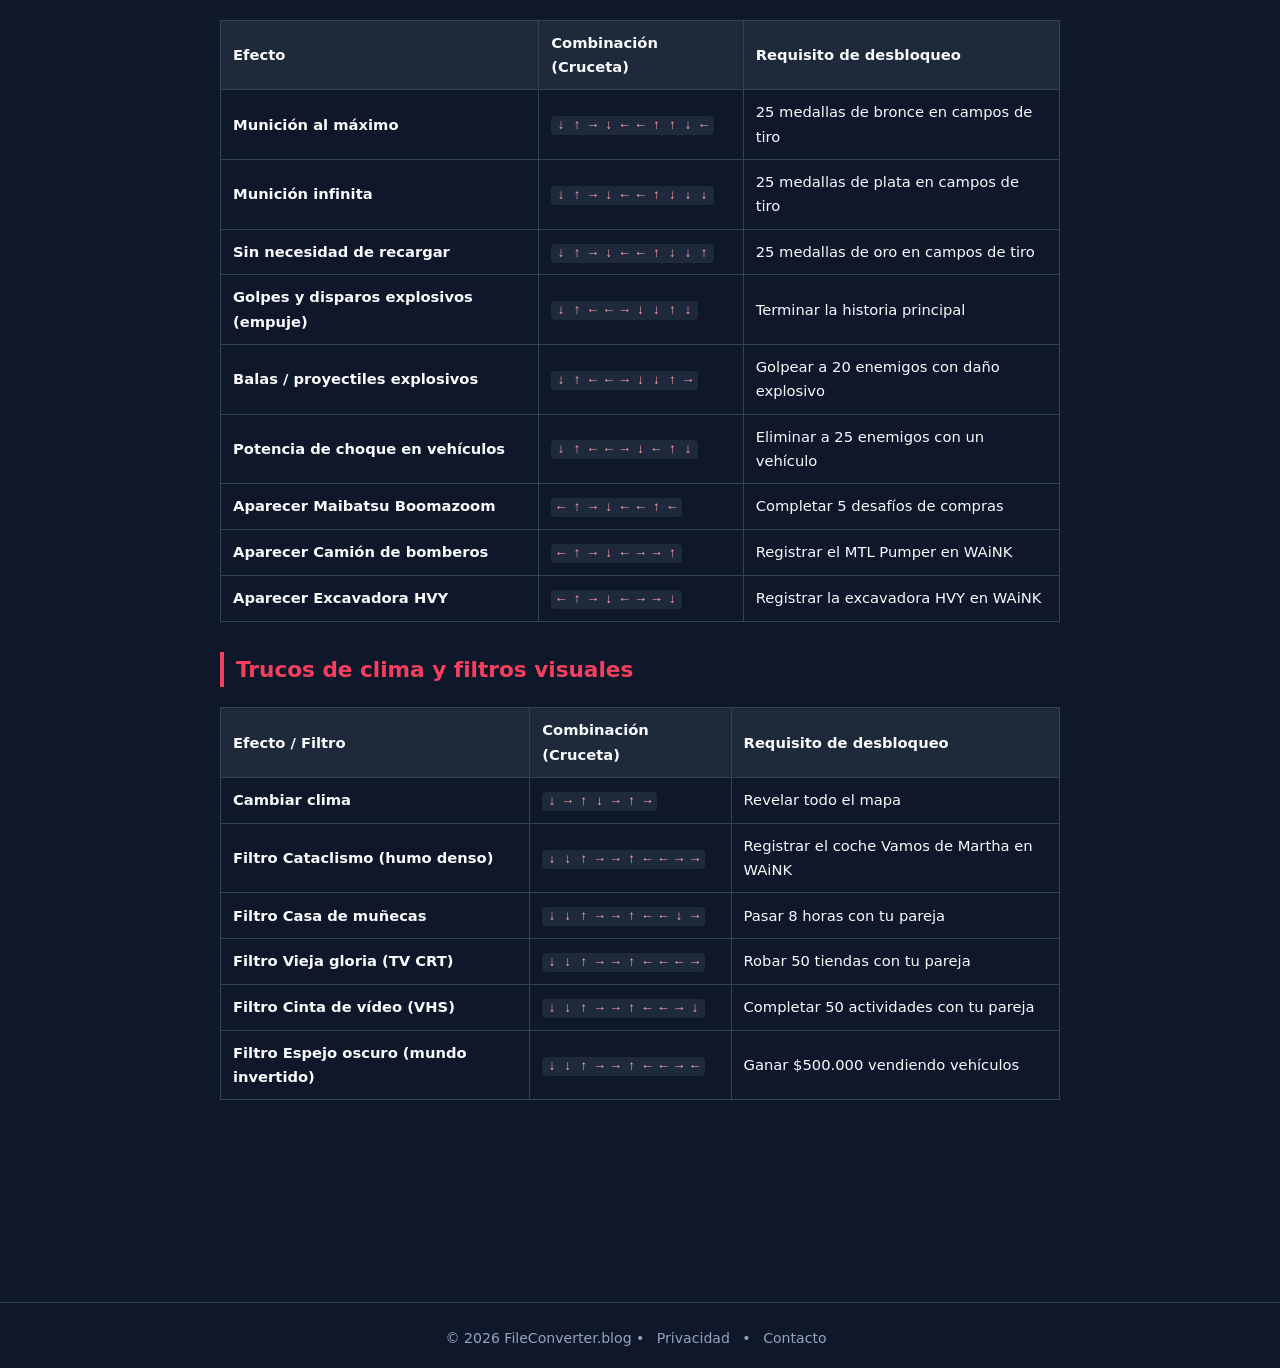
<file: blog/trucos-gta-6.html>
<!DOCTYPE html>
<html lang="es">
<head>
  <meta charset="UTF-8">
  <meta name="viewport" content="width=device-width, initial-scale=1.0">
  <title>Todos los trucos y códigos de GTA 6 confirmados (PS5 y Xbox) | FileConverter.blog</title>
  <meta name="description" content="Guía completa con todos los trucos confirmados de Grand Theft Auto VI para PS5 y Xbox Series X|S, cómo desbloquearlos, requisitos previos y combinaciones de cruceta.">
  <link rel="stylesheet" href="/blog/styles/blog.css">
</head>
<body>
  <header class="navbar">
    <a href="/" class="brand">FileConverter<span>.blog</span></a>
    <nav class="nav-links">
      <a href="/">Imágenes</a>
      <a href="/audio.html">Audio</a>
      <a href="/blog/" class="active">Blog</a>
    </nav>
  </header>

  <main class="container">
    <div class="breadcrumb">
      <a href="/blog/">← Volver al Blog</a> / GTA 6
    </div>

    <article>
      <h1>Todos los trucos y códigos de GTA 6 confirmados (PS5 y Xbox Series X|S)</h1>
      <div class="meta">Actualizado en noviembre de 2026 • Categoría: GTA 6</div>

      <p>A diferencia de entregas anteriores de la saga, en <strong>Grand Theft Auto VI</strong> no basta con introducir una combinación desde el primer minuto: el sistema de claves exige avanzar en la historia y superar desafíos específicos antes de poder activar cada efecto.</p>

      <div class="ad-slot" data-slot="top"></div>

      <div class="tip-box">
        <strong>⚠️ Requisitos y advertencias importantes:</strong>
        <ul style="margin-top: 8px; margin-bottom: 0;">
          <li>Primero debes <strong>completar la historia principal</strong> para habilitar el menú <em>Progreso > Trucos</em>.</li>
          <li>Cada truco tiene un <strong>desafío previo obligatorio</strong>; si introduces la combinación antes de cumplirlo, no funcionará.</li>
          <li>Activar cualquier código <strong>bloquea los trofeos/logros y el guardado</strong> durante esa sesión. Guarda tu partida antes.</li>
        </ul>
      </div>

      <h2>¿Cómo se introducen los trucos en GTA 6?</h2>
      <p>Las combinaciones son idénticas tanto en <strong>PlayStation 5</strong> como en <strong>Xbox Series X|S</strong>. Sigue estos tres pasos durante la partida:</p>
      <ul>
        <li>Saca el teléfono móvil pulsando <code>↑</code> en la cruceta.</li>
        <li>Mantén presionados los gatillos superiores <strong>L1 + R1</strong> (en PS5) o <strong>LB + RB</strong> (en Xbox).</li>
        <li>Introduce la secuencia de direcciones usando únicamente la <strong>cruceta del mando</strong>.</li>
      </ul>

      <h2>Trucos de personaje, dinero y estadísticas</h2>
      <table>
        <thead>
          <tr>
            <th>Efecto</th>
            <th>Combinación (Cruceta)</th>
            <th>Requisito de desbloqueo</th>
          </tr>
        </thead>
        <tbody>
          <tr>
            <td><strong>Conseguir $250.000</strong></td>
            <td><code>↑ → ↓ ← ↑ ← ↓ →</code></td>
            <td>Terminar la historia principal</td>
          </tr>
          <tr>
            <td><strong>Concentración ilimitada</strong></td>
            <td><code>↓ ↑ ↑ ↓ ↑ ↓ ↑ ↓ ↑ →</code></td>
            <td>Terminar la historia principal</td>
          </tr>
          <tr>
            <td><strong>Blindaje corporal al máximo</strong></td>
            <td><code>↓ ↑ ← ↑ ↑ ↑ ↑ ↑ ↓ ↓</code></td>
            <td>Completar 100 entrenamientos</td>
          </tr>
          <tr>
            <td><strong>Modo borrachera</strong></td>
            <td><code>↑ ← → ↑ ↑ ← → ↑ ← →</code></td>
            <td>Gastar $2.500 en alcohol</td>
          </tr>
          <tr>
            <td><strong>Subir nivel de alerta</strong></td>
            <td><code>← ↓ → ↓ ↑ ↓ ↑</code></td>
            <td>Perder 3 estrellas de búsqueda 25 veces</td>
          </tr>
          <tr>
            <td><strong>Búsqueda máxima en todo el mapa</strong></td>
            <td><code>← ↓ → ↓ ↑ → ↑</code></td>
            <td>Perder 3 estrellas de búsqueda 50 veces</td>
          </tr>
        </tbody>
      </table>

      <div class="ad-slot" data-slot="middle"></div>

      <h2>Trucos de combate, armas y vehículos</h2>
      <table>
        <thead>
          <tr>
            <th>Efecto</th>
            <th>Combinación (Cruceta)</th>
            <th>Requisito de desbloqueo</th>
          </tr>
        </thead>
        <tbody>
          <tr>
            <td><strong>Munición al máximo</strong></td>
            <td><code>↓ ↑ → ↓ ← ← ↑ ↑ ↓ ←</code></td>
            <td>25 medallas de bronce en campos de tiro</td>
          </tr>
          <tr>
            <td><strong>Munición infinita</strong></td>
            <td><code>↓ ↑ → ↓ ← ← ↑ ↓ ↓ ↓</code></td>
            <td>25 medallas de plata en campos de tiro</td>
          </tr>
          <tr>
            <td><strong>Sin necesidad de recargar</strong></td>
            <td><code>↓ ↑ → ↓ ← ← ↑ ↓ ↓ ↑</code></td>
            <td>25 medallas de oro en campos de tiro</td>
          </tr>
          <tr>
            <td><strong>Golpes y disparos explosivos (empuje)</strong></td>
            <td><code>↓ ↑ ← ← → ↓ ↓ ↑ ↓</code></td>
            <td>Terminar la historia principal</td>
          </tr>
          <tr>
            <td><strong>Balas / proyectiles explosivos</strong></td>
            <td><code>↓ ↑ ← ← → ↓ ↓ ↑ →</code></td>
            <td>Golpear a 20 enemigos con daño explosivo</td>
          </tr>
          <tr>
            <td><strong>Potencia de choque en vehículos</strong></td>
            <td><code>↓ ↑ ← ← → ↓ ← ↑ ↓</code></td>
            <td>Eliminar a 25 enemigos con un vehículo</td>
          </tr>
          <tr>
            <td><strong>Aparecer Maibatsu Boomazoom</strong></td>
            <td><code>← ↑ → ↓ ← ← ↑ ←</code></td>
            <td>Completar 5 desafíos de compras</td>
          </tr>
          <tr>
            <td><strong>Aparecer Camión de bomberos</strong></td>
            <td><code>← ↑ → ↓ ← → → ↑</code></td>
            <td>Registrar el MTL Pumper en WAiNK</td>
          </tr>
          <tr>
            <td><strong>Aparecer Excavadora HVY</strong></td>
            <td><code>← ↑ → ↓ ← → → ↓</code></td>
            <td>Registrar la excavadora HVY en WAiNK</td>
          </tr>
        </tbody>
      </table>

      <h2>Trucos de clima y filtros visuales</h2>
      <table>
        <thead>
          <tr>
            <th>Efecto / Filtro</th>
            <th>Combinación (Cruceta)</th>
            <th>Requisito de desbloqueo</th>
          </tr>
        </thead>
        <tbody>
          <tr>
            <td><strong>Cambiar clima</strong></td>
            <td><code>↓ → ↑ ↓ → ↑ →</code></td>
            <td>Revelar todo el mapa</td>
          </tr>
          <tr>
            <td><strong>Filtro Cataclismo (humo denso)</strong></td>
            <td><code>↓ ↓ ↑ → → ↑ ← ← → →</code></td>
            <td>Registrar el coche Vamos de Martha en WAiNK</td>
          </tr>
          <tr>
            <td><strong>Filtro Casa de muñecas</strong></td>
            <td><code>↓ ↓ ↑ → → ↑ ← ← ↓ →</code></td>
            <td>Pasar 8 horas con tu pareja</td>
          </tr>
          <tr>
            <td><strong>Filtro Vieja gloria (TV CRT)</strong></td>
            <td><code>↓ ↓ ↑ → → ↑ ← ← ← →</code></td>
            <td>Robar 50 tiendas con tu pareja</td>
          </tr>
          <tr>
            <td><strong>Filtro Cinta de vídeo (VHS)</strong></td>
            <td><code>↓ ↓ ↑ → → ↑ ← ← → ↓</code></td>
            <td>Completar 50 actividades con tu pareja</td>
          </tr>
          <tr>
            <td><strong>Filtro Espejo oscuro (mundo invertido)</strong></td>
            <td><code>↓ ↓ ↑ → → ↑ ← ← → ←</code></td>
            <td>Ganar $500.000 vendiendo vehículos</td>
          </tr>
        </tbody>
      </table>

      <div class="ad-slot" data-slot="bottom"></div>
    </article>
  </main>

  <footer>
    <p>© 2026 FileConverter.blog • <a href="/privacidad.html">Privacidad</a> • <a href="/contacto.html">Contacto</a></p>
  </footer>

  <script src="/blog/js/blog.js"></script>
</body>
</html>
</file>
<file: blog/styles/blog.css>
:root {
  --bg: #0f172a;
  --surface: #1e293b;
  --text: #f8fafc;
  --muted: #94a3b8;
  --accent: #f43f5e;
  --border: #334155;
}

* { box-sizing: border-box; margin: 0; padding: 0; }

body {
  font-family: system-ui, -apple-system, BlinkMacSystemFont, "Segoe UI", Roboto, sans-serif;
  background-color: var(--bg);
  color: var(--text);
  line-height: 1.65;
}

.navbar {
  background: var(--surface);
  border-bottom: 1px solid var(--border);
  padding: 14px 24px;
  display: flex;
  justify-content: space-between;
  align-items: center;
  position: sticky;
  top: 0;
  z-index: 100;
}

.navbar .brand {
  color: var(--text);
  font-weight: 700;
  font-size: 1.1rem;
  text-decoration: none;
}

.navbar .brand span { color: var(--accent); }

.nav-links { display: flex; gap: 20px; }
.nav-links a {
  color: var(--muted);
  text-decoration: none;
  font-size: 0.95rem;
  font-weight: 500;
  transition: color 0.15s;
}
.nav-links a:hover, .nav-links a.active { color: var(--text); }

.container {
  max-width: 880px;
  margin: 0 auto;
  padding: 32px 20px 64px;
}

/* Portada del blog */
.blog-header { margin-bottom: 24px; }
.blog-header h1 { font-size: 2rem; margin-bottom: 6px; }
.blog-header p { color: var(--muted); }

.filters {
  display: flex;
  gap: 10px;
  flex-wrap: wrap;
  margin-bottom: 24px;
}

.filter-btn {
  background: var(--surface);
  color: var(--text);
  border: 1px solid var(--border);
  padding: 7px 15px;
  border-radius: 999px;
  cursor: pointer;
  font-size: 0.88rem;
  font-weight: 500;
}

.filter-btn.active {
  background: var(--accent);
  border-color: var(--accent);
}

.posts-grid {
  display: grid;
  grid-template-columns: repeat(auto-fill, minmax(270px, 1fr));
  gap: 20px;
}

.post-card {
  background: var(--surface);
  border: 1px solid var(--border);
  border-radius: 12px;
  padding: 20px;
  display: flex;
  flex-direction: column;
  justify-content: space-between;
  transition: transform 0.15s ease, border-color 0.15s ease;
}

.post-card:hover {
  transform: translateY(-3px);
  border-color: var(--accent);
}

.post-tag {
  color: var(--accent);
  font-size: 0.78rem;
  font-weight: 700;
  text-transform: uppercase;
  letter-spacing: 0.5px;
}

.post-card h2 { font-size: 1.15rem; margin: 8px 0 10px; line-height: 1.35; }
.post-card p { color: var(--muted); font-size: 0.92rem; margin-bottom: 16px; }

.read-more {
  color: var(--accent);
  text-decoration: none;
  font-weight: 600;
  font-size: 0.9rem;
}

/* Vista de artículo individual */
.breadcrumb {
  font-size: 0.88rem;
  color: var(--muted);
  margin-bottom: 16px;
}
.breadcrumb a { color: var(--accent); text-decoration: none; }

article h1 { font-size: 1.95rem; line-height: 1.25; margin-bottom: 10px; }
.meta { color: var(--muted); font-size: 0.88rem; margin-bottom: 22px; }

article h2 {
  color: var(--accent);
  margin: 30px 0 12px;
  font-size: 1.35rem;
  border-left: 4px solid var(--accent);
  padding-left: 12px;
}

article p, article ul { margin-bottom: 16px; color: #e2e8f0; }
article ul { padding-left: 22px; }
article li { margin-bottom: 8px; }

code {
  background: var(--surface);
  padding: 2px 6px;
  border-radius: 4px;
  font-size: 0.9em;
  color: #fda4af;
}

.tip-box {
  background: rgba(244, 63, 94, 0.1);
  border: 1px solid rgba(244, 63, 94, 0.35);
  border-radius: 8px;
  padding: 14px 16px;
  margin: 22px 0;
}

table {
  width: 100%;
  border-collapse: collapse;
  margin: 20px 0;
  font-size: 0.92rem;
}
th, td { border: 1px solid var(--border); padding: 10px 12px; text-align: left; }
th { background: var(--surface); }

/* Espacios de anuncios Adsterra */
.ad-slot {
  width: 100%;
  min-height: 90px;
  margin: 24px 0;
  display: flex;
  justify-content: center;
  align-items: center;
  overflow: hidden;
}

/* Imágenes dentro de artículos */
.article-figure {
  margin: 22px 0;
  background: var(--surface);
  border: 1px solid var(--border);
  border-radius: 10px;
  overflow: hidden;
}

.article-figure img {
  width: 100%;
  height: auto;
  display: block;
  cursor: zoom-in;
  transition: transform 0.2s ease;
}

.article-figure img:hover {
  transform: scale(1.01);
}

.article-figure figcaption {
  padding: 10px 14px;
  font-size: 0.86rem;
  color: var(--muted);
  border-top: 1px solid var(--border);
}

/* Lightbox (Zoom al hacer clic) */
.lightbox-overlay {
  position: fixed;
  inset: 0;
  background: rgba(15, 23, 42, 0.92);
  display: none;
  justify-content: center;
  align-items: center;
  z-index: 999;
  padding: 20px;
  cursor: zoom-out;
}

.lightbox-overlay.active { display: flex; }

.lightbox-overlay img {
  max-width: 95%;
  max-height: 90vh;
  border-radius: 8px;
  border: 1px solid var(--border);
}

/* Comparador Interactivo Antes / Después */
.compare-box {
  position: relative;
  width: 100%;
  aspect-ratio: 16 / 9;
  margin: 24px 0;
  border-radius: 10px;
  overflow: hidden;
  border: 1px solid var(--border);
  user-select: none;
}

.compare-box img {
  position: absolute;
  inset: 0;
  width: 100%;
  height: 100%;
  object-fit: cover;
}

.compare-before {
  clip-path: inset(0 50% 0 0);
}

.compare-slider {
  position: absolute;
  inset: 0;
  width: 100%;
  height: 100%;
  opacity: 0;
  cursor: ew-resize;
  z-index: 10;
}

.compare-divider {
  position: absolute;
  top: 0;
  bottom: 0;
  left: 50%;
  width: 3px;
  background: var(--accent);
  pointer-events: none;
  z-index: 5;
}

.compare-divider::after {
  content: "↔";
  position: absolute;
  top: 50%;
  left: 50%;
  transform: translate(-50%, -50%);
  background: var(--accent);
  color: #fff;
  width: 32px;
  height: 32px;
  border-radius: 50%;
  display: grid;
  place-items: center;
  font-weight: bold;
  font-size: 0.9rem;
}

.compare-label {
  position: absolute;
  bottom: 12px;
  background: rgba(15, 23, 42, 0.85);
  padding: 4px 10px;
  border-radius: 6px;
  font-size: 0.8rem;
  font-weight: 600;
  z-index: 4;
}
.label-left { left: 12px; }
.label-right { right: 12px; }

footer {
  border-top: 1px solid var(--border);
  text-align: center;
  padding: 24px 16px;
  color: var(--muted);
  font-size: 0.88rem;
}
footer a { color: var(--muted); margin: 0 8px; text-decoration: none; }
footer a:hover { color: var(--text); }
</file>
